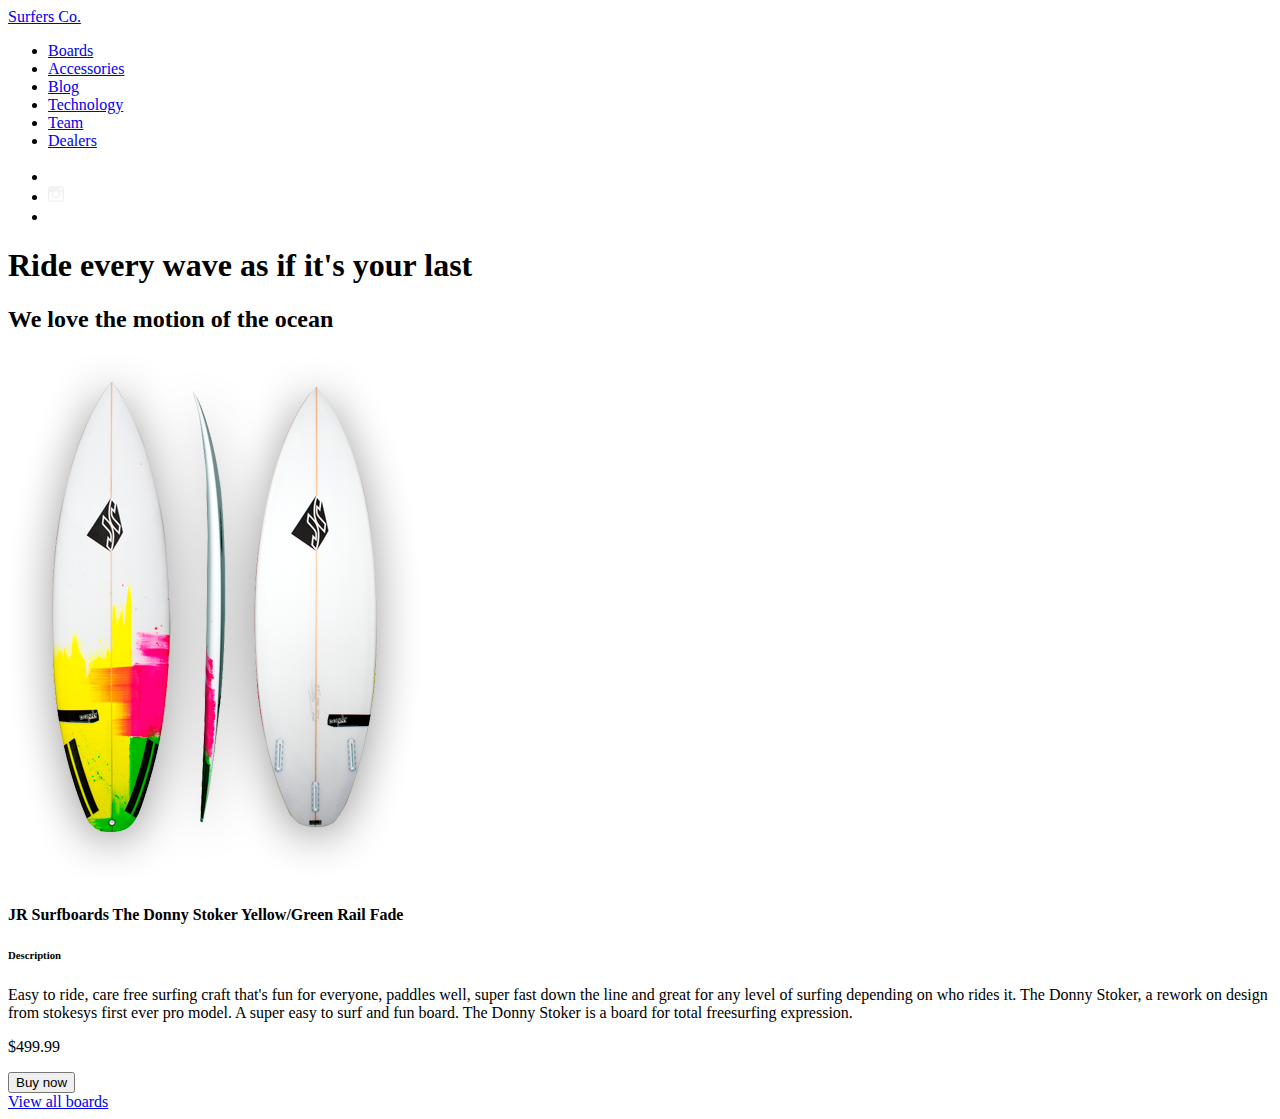
<file: 02_html/example/index.html>
<!DOCTYPE html>
<html lang="en">
    <head>
        <meta charset="utf-8" />
        <title>HTML Document</title>
    </head>
    <body>

        <header class="header">
            <div class="header__logo">
                <a href="#">Surfers Co.</a>
            </div>

            <nav class="menu">
                <ul>
                    <li class="menu__item">
                        <a href="#boards">Boards</a>
                    </li>
                    <li class="menu__item">
                        <a href="#accessories">Accessories</a>
                    </li>
                    <li class="menu__item">
                        <a href="#blog">Blog</a>
                    </li>
                    <li class="menu__item">
                        <a href="#technology">Technology</a>
                    </li>
                    <li class="menu__item">
                        <a href="#team">Team</a>
                    </li>
                    <li class="menu__item">
                        <a href="#dealers">Dealers</a>
                    </li>
                </ul>
            </nav>

            <ul class="social-networks">
                <li class="social-networks__item">
                    <a href="#">
                        <img src="./assets/img/fb.png" alt="social network">
                    </a>
                </li>
                <li class="social-networks__item">
                    <a href="#">
                        <img src="./assets/img/inst.png" alt="social network">
                    </a>
                </li>
                <li class="social-networks__item">
                    <a href="mailto:mail@mail.com">
                        <img src="./assets/img/email.png" alt="social network">
                    </a>
                </li>
            </ul>
        </header>
        
        <main>
            <article class="main-section">
                <div class="wrapper">
                    <h1 class="main-section__title">
                        Ride every wave as if it's your last
                    </h1>
                    <h2 class="main-section__subtitle">
                        We love the motion of the ocean
                    </h2>
                </div>
                <div class="product-card">
                    <img src="./assets/img/board.png" alt="image" class="product-card__image">
                    <h4 class="product-card__title">
                        JR Surfboards The Donny Stoker Yellow/Green Rail Fade
                    </h4>
                    <div class="product-card__rating"></div>
                    <h6 class="product-card__description-title">Description</h6>
                    <p class="product-card__description-content">
                        Easy to ride, care free surfing craft that's fun for everyone, paddles well, super fast down the line and great for any level of surfing depending on who rides it. The Donny Stoker, a rework on design from stokesys first ever pro model. A super easy to surf and fun board. The Donny Stoker is a board for total freesurfing expression.
                    </p>
                    <div class="price">
                        <p class="price__content">$499.99</p>
                        <button class="price__button">Buy now</button>
                    </div>
                    <a href="#" class="product-card__button_view-all">View all boards</a>
                </div>
            </article>
        </main>
        
    </body>
</html>
</file>
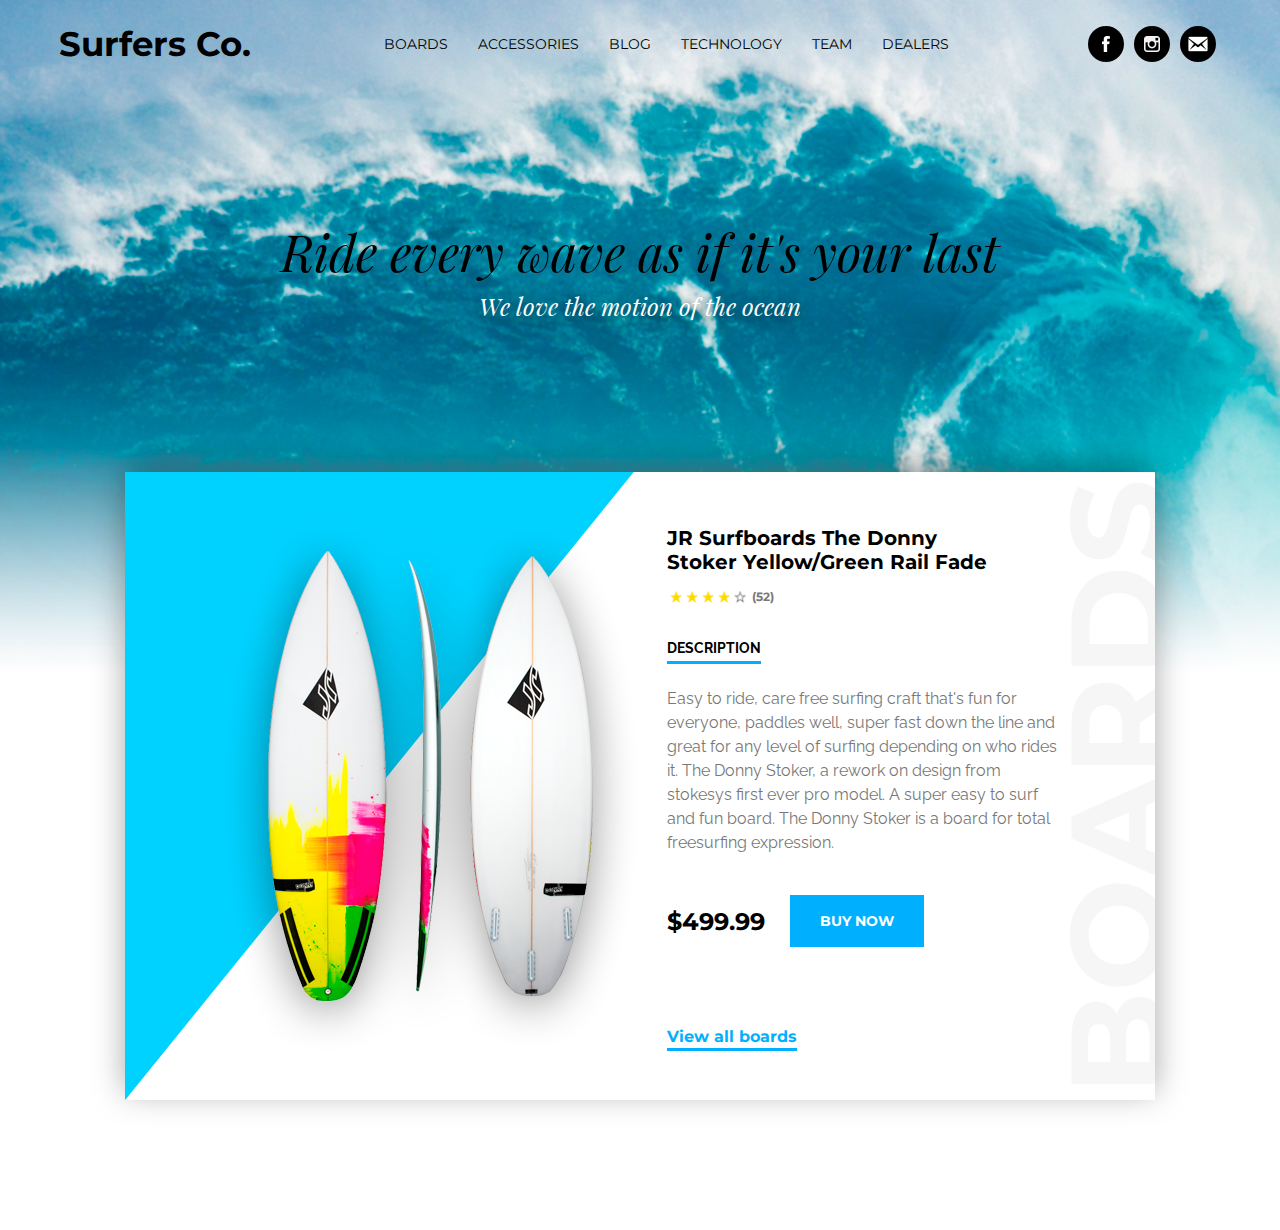
<file: 03_css/example/index.html>
<!DOCTYPE html>
<html lang="en">
    <head>
        <meta charset="utf-8" />
        <link href="https://fonts.googleapis.com/css?family=Montserrat:400,700&display=swap" rel="stylesheet">
        <link href="https://fonts.googleapis.com/css?family=Raleway:400,700&display=swap" rel="stylesheet">
        <link rel="stylesheet" href="./css/reset.css">
        <link rel="stylesheet" href="./css/fonts.css">
        <link rel="stylesheet" href="./css/header.css">
        <link rel="stylesheet" href="./css/main-section.css">
        <title>HTML Document</title>
    </head>
    <body>

        <div class="main-content-wrap">
            <header class="header">
                <div class="header__logo">
                    <a href="#">Surfers Co.</a>
                </div>
    
                <nav class="menu">
                    <ul>
                        <li class="menu__item">
                            <a class="menu__link" href="#boards">Boards</a>
                        </li>
                        <li class="menu__item">
                            <a class="menu__link" href="#accessories">Accessories</a>
                        </li>
                        <li class="menu__item">
                            <a class="menu__link" href="#blog">Blog</a>
                        </li>
                        <li class="menu__item">
                            <a class="menu__link" href="#technology">Technology</a>
                        </li>
                        <li class="menu__item">
                            <a class="menu__link" href="#team">Team</a>
                        </li>
                        <li class="menu__item">
                            <a class="menu__link" href="#dealers">Dealers</a>
                        </li>
                    </ul>
                </nav>
    
                <ul class="social-networks">
                    <li class="social-networks__item">
                        <a class="social-networks__link" href="#">
                            <img src="./assets/img/fb.png" alt="social network">
                        </a>
                    </li>
                    <li class="social-networks__item">
                        <a class="social-networks__link" href="#">
                            <img src="./assets/img/inst.png" alt="social network">
                        </a>
                    </li>
                    <li class="social-networks__item">
                        <a class="social-networks__link" href="mailto:mail@mail.com">
                            <img src="./assets/img/email.png" alt="social network">
                        </a>
                    </li>
                </ul>
            </header>
            
            <main>
                <article class="main-section">
                    <div class="wrapper">
                        <h1 class="main-section__title">
                            Ride every wave as if it's your last
                        </h1>
                        <h2 class="main-section__subtitle">
                            We love the motion of the ocean
                        </h2>
                    </div>
                    <div class="product-card">
                        <img src="./assets/img/board.png" alt="image" class="product-card__image">
                        <div class="product-card__description">
                            <h4 class="product-card__title">
                                JR Surfboards The Donny Stoker Yellow/Green Rail Fade
                            </h4>
                            <div class="product-card__rating rating">
                                <ul class="rating__stars-wrap">
                                    <li class="rating__star active"></li>
                                    <li class="rating__star active"></li>
                                    <li class="rating__star active"></li>
                                    <li class="rating__star active"></li>
                                    <li class="rating__star"></li>
                                </ul>
                                <p class="rating__number">(52)</p>
                            </div>
                            <h6 class="product-card__description-title">Description</h6>
                            <p class="product-card__description-content">
                                Easy to ride, care free surfing craft that's fun for everyone, paddles well, super fast down the line and great for any level of surfing depending on who rides it. The Donny Stoker, a rework on design from stokesys first ever pro model. A super easy to surf and fun board. The Donny Stoker is a board for total freesurfing expression.
                            </p>
                            <div class="price">
                                <p class="price__content">$499.99</p>
                                <button class="price__button">Buy now</button>
                            </div>
                            <a href="#" class="product-card__button_view-all">View all boards</a>
                        </div>
                    </div>
                </article>
            </main>
        </div>
        
    </body>
</html>
</file>
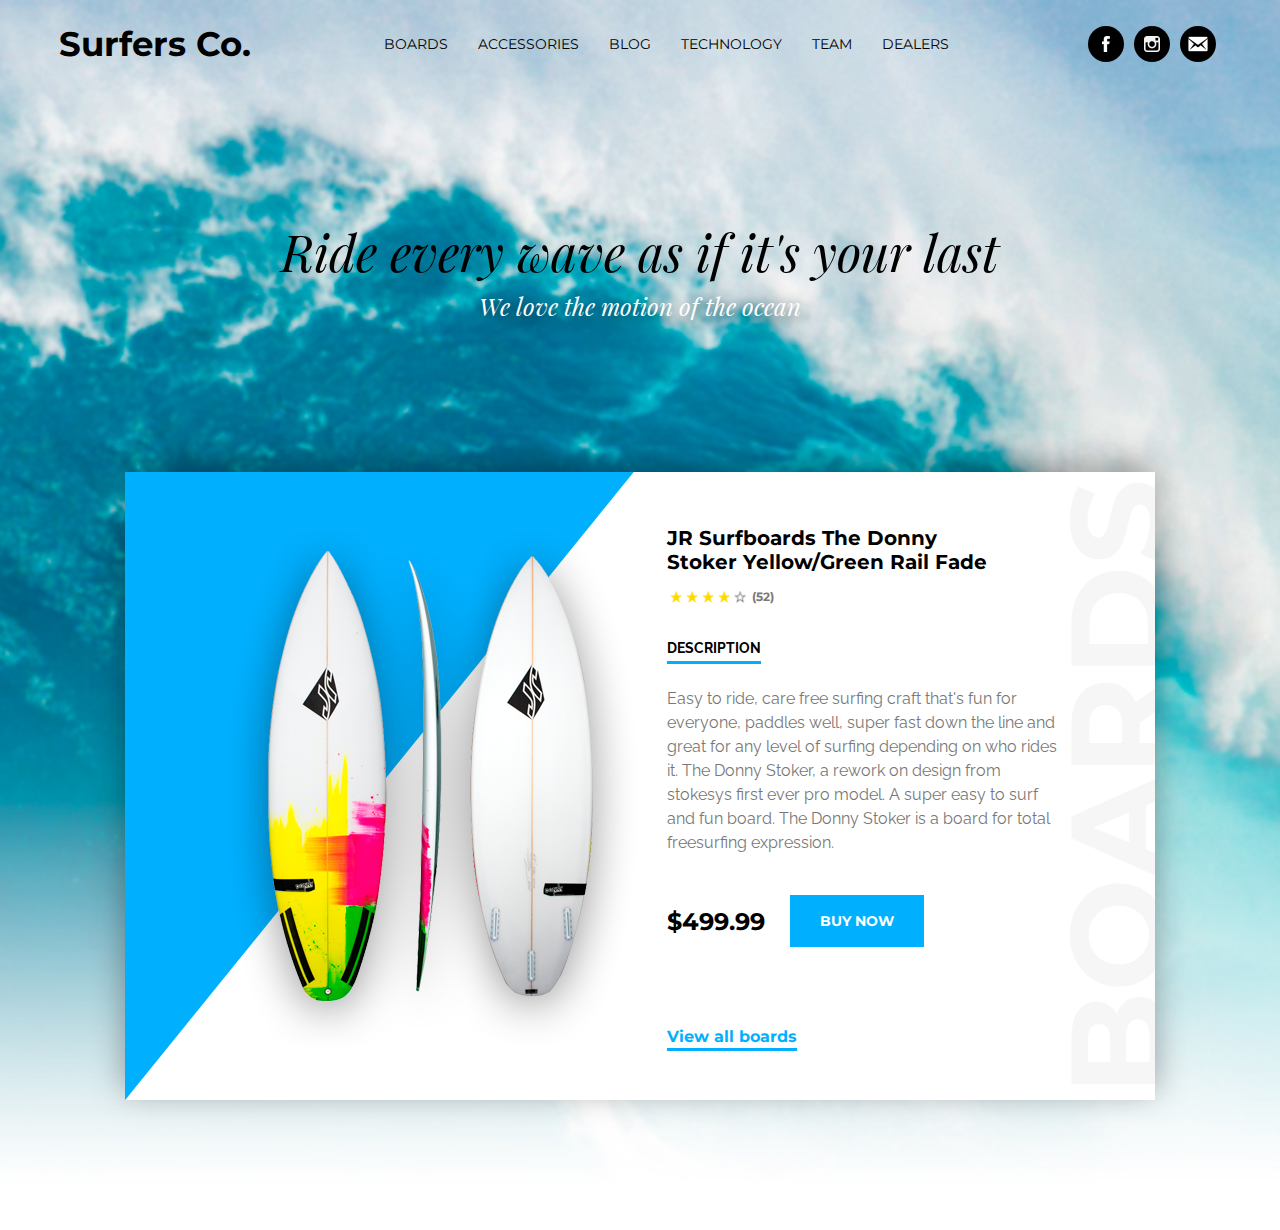
<file: 04_responsive/example/index.html>
<!DOCTYPE html>
<html lang="en">
    <head>
        <meta charset="utf-8" />
        <meta name="viewport" content="width=device-width, initial-scale=1.0">
        <link href="https://fonts.googleapis.com/css?family=Montserrat:400,700&display=swap" rel="stylesheet">
        <link href="https://fonts.googleapis.com/css?family=Raleway:400,700&display=swap" rel="stylesheet">
        <link rel="stylesheet" href="./css/main.css">
        <title>HTML Document</title>
    </head>
    <body>

        <div class="main-content-wrap">
            <header class="header">
                <div class="header__logo">
                    <a href="#">Surfers Co.</a>
                </div>
    
                <nav class="menu">
                    <ul>
                        <li class="menu__item">
                            <a class="menu__link" href="#boards">Boards</a>
                        </li>
                        <li class="menu__item">
                            <a class="menu__link" href="#accessories">Accessories</a>
                        </li>
                        <li class="menu__item">
                            <a class="menu__link" href="#blog">Blog</a>
                        </li>
                        <li class="menu__item">
                            <a class="menu__link" href="#technology">Technology</a>
                        </li>
                        <li class="menu__item">
                            <a class="menu__link" href="#team">Team</a>
                        </li>
                        <li class="menu__item">
                            <a class="menu__link" href="#dealers">Dealers</a>
                        </li>
                    </ul>
                </nav>
    
                <ul class="social-networks">
                    <li class="social-networks__item">
                        <a class="social-networks__link" href="#">
                            <img src="./assets/img/fb.png" alt="social network">
                        </a>
                    </li>
                    <li class="social-networks__item">
                        <a class="social-networks__link" href="#">
                            <img src="./assets/img/inst.png" alt="social network">
                        </a>
                    </li>
                    <li class="social-networks__item">
                        <a class="social-networks__link" href="mailto:mail@mail.com">
                            <img src="./assets/img/email.png" alt="social network">
                        </a>
                    </li>
                </ul>

                <div class="hamburger">
                    <div class="hamburger__item"></div>
                </div>
            </header>
            
            <main>
                <article class="main-section">
                    <div class="wrapper">
                        <h1 class="main-section__title">
                            Ride every wave as if it's your last
                        </h1>
                        <h2 class="main-section__subtitle">
                            We love the motion of the ocean
                        </h2>
                    </div>
                    <div class="product-card">
                        <img src="./assets/img/board.png" alt="image" class="product-card__image">
                        <div class="product-card__description">
                            <h4 class="product-card__title">
                                JR Surfboards The Donny Stoker Yellow/Green Rail Fade
                            </h4>
                            <div class="product-card__rating rating">
                                <ul class="rating__stars-wrap">
                                    <li class="rating__star active"></li>
                                    <li class="rating__star active"></li>
                                    <li class="rating__star active"></li>
                                    <li class="rating__star active"></li>
                                    <li class="rating__star"></li>
                                </ul>
                                <p class="rating__number">(52)</p>
                            </div>
                            <h6 class="product-card__description-title">Description</h6>
                            <p class="product-card__description-content">
                                Easy to ride, care free surfing craft that's fun for everyone, paddles well, super fast down the line and great for any level of surfing depending on who rides it. The Donny Stoker, a rework on design from stokesys first ever pro model. A super easy to surf and fun board. The Donny Stoker is a board for total freesurfing expression.
                            </p>
                            <div class="price">
                                <p class="price__content">$499.99</p>
                                <button class="price__button">Buy now</button>
                            </div>
                            <a href="#" class="product-card__button_view-all">View all boards</a>
                        </div>
                    </div>
                </article>
            </main>
        </div>
        
    </body>
</html>
</file>
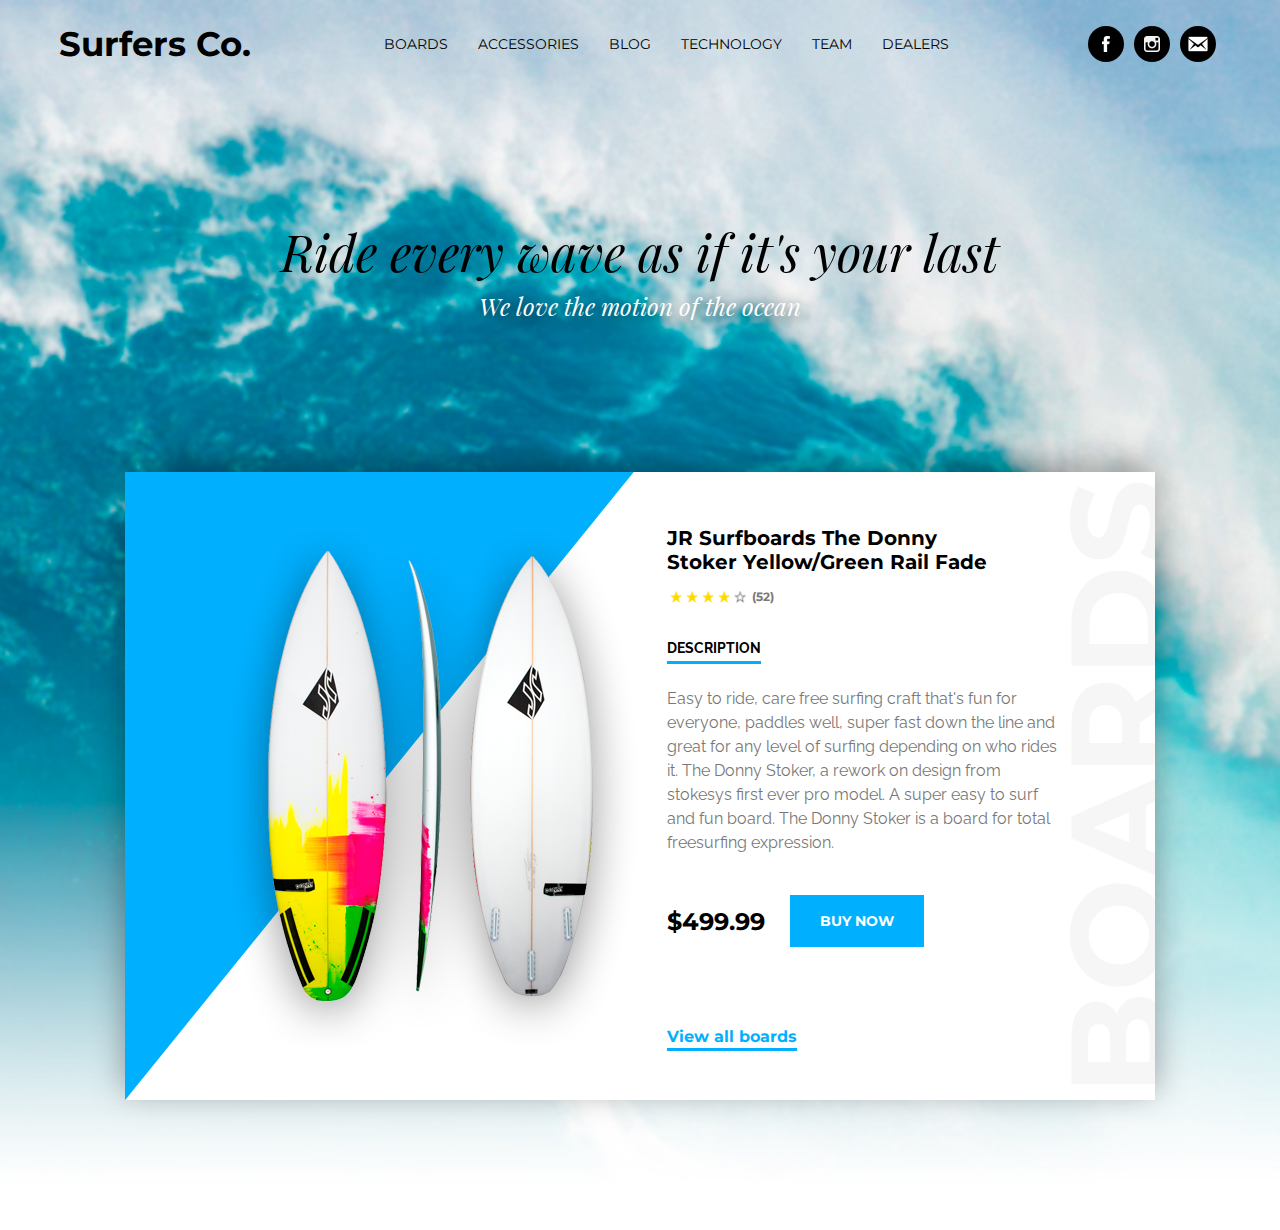
<file: 05_javascript/example/index.html>
<!DOCTYPE html>
<html lang="en">
    <head>
        <meta charset="utf-8" />
        <meta name="viewport" content="width=device-width, initial-scale=1.0">
        <link href="https://fonts.googleapis.com/css?family=Montserrat:400,700&display=swap" rel="stylesheet">
        <link href="https://fonts.googleapis.com/css?family=Raleway:400,700&display=swap" rel="stylesheet">
        <link rel="stylesheet" href="./css/main.css">
        <title>HTML Document</title>
    </head>
    <body>

        <div class="main-content-wrap">
            <header class="header">
                <div class="header__logo">
                    <a href="#">Surfers Co.</a>
                </div>
    
                <nav class="menu">
                    <ul>
                        <li class="menu__item">
                            <a class="menu__link" href="#boards">Boards</a>
                        </li>
                        <li class="menu__item">
                            <a class="menu__link" href="#accessories">Accessories</a>
                        </li>
                        <li class="menu__item">
                            <a class="menu__link" href="#blog">Blog</a>
                        </li>
                        <li class="menu__item">
                            <a class="menu__link" href="#technology">Technology</a>
                        </li>
                        <li class="menu__item">
                            <a class="menu__link" href="#team">Team</a>
                        </li>
                        <li class="menu__item">
                            <a class="menu__link" href="#dealers">Dealers</a>
                        </li>
                    </ul>
                </nav>
    
                <ul class="social-networks">
                    <li class="social-networks__item">
                        <a class="social-networks__link" href="#">
                            <img src="./assets/img/fb.png" alt="social network">
                        </a>
                    </li>
                    <li class="social-networks__item">
                        <a class="social-networks__link" href="#">
                            <img src="./assets/img/inst.png" alt="social network">
                        </a>
                    </li>
                    <li class="social-networks__item">
                        <a class="social-networks__link" href="mailto:mail@mail.com">
                            <img src="./assets/img/email.png" alt="social network">
                        </a>
                    </li>
                </ul>

                <div class="hamburger">
                    <div class="hamburger__item"></div>
                    <div class="hamburger__item"></div>
                    <div class="hamburger__item"></div>
                </div>
            </header>
            
            <main>
                <article class="main-section">
                    <div class="wrapper">
                        <h1 class="main-section__title">
                            Ride every wave as if it's your last
                        </h1>
                        <h2 class="main-section__subtitle">
                            We love the motion of the ocean
                        </h2>
                    </div>
                    <div class="product-card">
                        <img src="./assets/img/board.png" alt="image" class="product-card__image">
                        <div class="product-card__description">
                            <h4 class="product-card__title">
                                JR Surfboards The Donny Stoker Yellow/Green Rail Fade
                            </h4>
                            <div class="product-card__rating rating">
                                <ul class="rating__stars-wrap">
                                    <li class="rating__star active"></li>
                                    <li class="rating__star active"></li>
                                    <li class="rating__star active"></li>
                                    <li class="rating__star active"></li>
                                    <li class="rating__star"></li>
                                </ul>
                                <p class="rating__number">(52)</p>
                            </div>
                            <h6 class="product-card__description-title">Description</h6>
                            <p class="product-card__description-content">
                                Easy to ride, care free surfing craft that's fun for everyone, paddles well, super fast down the line and great for any level of surfing depending on who rides it. The Donny Stoker, a rework on design from stokesys first ever pro model. A super easy to surf and fun board. The Donny Stoker is a board for total freesurfing expression.
                            </p>
                            <div class="price">
                                <p class="price__content">$499.99</p>
                                <button class="price__button">Buy now</button>
                            </div>
                            <a href="#" class="product-card__button_view-all">View all boards</a>
                        </div>
                    </div>
                </article>
            </main>
        </div>
        
        <script src="./js/main.js" type="module"></script>
        
    </body>
</html>
</file>
<file: 03_css/example/css/fonts.css>
@font-face {
    font-family: 'Playfair Display';
    src: url('./../assets/fonts/playfairdisplayitalic.woff2') format('woff2'), url('./../assets/fonts/playfairdisplayitalic.woff') format('woff'), url('./../assets/fonts/playfairdisplayitalic.ttf') format('truetype');
}
</file>
<file: 03_css/example/css/header.css>
.header__logo a {
    /* название шрифта */
    font-family: 'Montserrat', sans-serif;
    /* насыщенность шрифта */
    font-weight: bold;
    /* размер шрифта */
    font-size: 34px;
}

.header,
.header .menu ul,
.header .social-networks {
    display: flex;
}

.header .menu .menu__link {
    font-family: 'Montserrat', sans-serif;
    font-size: 14px;
    /* текст в верхнем регистре */
    text-transform: uppercase;
    /* внутренний отступ (первое число – отступ с верхнего края и нижнего, второе – с правого и левого) */
    padding: 7px 10px;
    /* внешний отступ (со значениями логика такая же) */
    margin: 0 5px;
    /* анимация свойств которые будут меняться */
    transition: 300ms;
}

.header .menu .menu__link:hover {
    color: #fff;
    background-color: #00b0ff;
}

.header .social-networks .social-networks__link {
    width: 36px;
    height: 36px;
    background-color: #000;
    /* задаем данное отображение чтобы мы могли выравнивать содержимое контейнера при помощи флексбоксов */
    display: flex;
    /* выравниваем по горизонтали по центру */
    justify-content: center;
    /* выравниваем по вертикали по центру */
    align-items: center;
    margin: 0 5px;
    /* задаем скругление углов */
    border-radius: 50px;
}

.header {
    align-items: center;
    justify-content: space-around;
    padding: 10px 0;
}
</file>
<file: 03_css/example/css/main-section.css>
.main-content-wrap {
    background-image: url(./../assets/img/wave-bg.jpg);
    /* по умолчанию картинка дублируется и если вы этого не хотите – прописывайте это свойство */
    background-repeat: no-repeat;
}

.main-section .main-section__title,
.main-section .main-section__subtitle {
    font-family: 'Playfair Display';
    font-weight: 400;
    font-style: italic;
    /* выравнивание текста по центру */
    text-align: center;
}

.main-section {
    padding: 130px 0;
}

.main-section .main-section__title {
    font-size: 50px;
    margin-bottom: 5px;
}

.main-section .main-section__subtitle {
    font-size: 24px;
    color: #ffffff;
    /* тень текста */
    text-shadow: 0px 3px 15px rgba(0, 0, 0, 0.64);
    margin-bottom: 150px;
}

.main-section .product-card {
    display: flex;
    align-items: center;
    background-color: #fff;
    width: 1030px;
    /* выравнивание блока по центру по горизонтали */
    margin: 0 auto;
}

.main-section .product-card .product-card__image {
    margin-right: 30px;
}

.main-section .product-card .product-card__title {
    font-family: 'Montserrat', sans-serif;
    font-weight: bold;
    font-size: 20px;
    /* ширина задается для переноса текста на следующую строку */
    width: 340px;
}

.main-section .product-card .rating {
    display: flex;
    align-items: center;
    margin-bottom: 20px;
}

.main-section .product-card .rating .rating__stars-wrap {
    display: flex;
    margin-right: 5px;
}

.main-section .product-card .rating .rating__number {
    font-family: 'Montserrat', sans-serif;
    font-weight: bold;
    font-size: 12px;
    color: #787878;
}

.main-section .product-card .rating .rating__star {
    background-image: url(./../assets/img/star-inactive.png);
    background-size: contain;
    background-position: center;
    background-repeat: no-repeat;
    width: 13px;
    height: 13px;
    margin-left: 3px;
}

.main-section .product-card .rating .rating__star.active {
    background-image: url(./../assets/img/star-active.png);
}

.main-section .product-card .product-card__description-title {
    font-family: 'Raleway', sans-serif;
    font-weight: bold;
    font-size: 14px;
    /* свойство, которое делает все буквы заглавными */
    text-transform: uppercase;
    position: relative;
    display: inline;
}

.main-section .product-card .product-card__description-title:after {
    content: '';
    width: 100%;
    height: 3px;
    position: absolute;
    left: 0;
    bottom: -8px;
    background-color: #00b0ff;
}

.main-section .product-card .product-card__description-content {
    font-family: 'Raleway', sans-serif;
    font-weight: 400;
    font-size: 16px;
    color: #787878;
    /* высота строки */
    line-height: 24px;
    width: 390px;
    margin-top: 30px;
    margin-bottom: 40px;
}

.main-section .product-card .price {
    display: flex;
    align-items: center;
    margin-bottom: 80px;
}

.main-section .product-card .price__content {
    font-family: 'Montserrat', sans-serif;
    font-weight: bold;
    font-size: 24px;
    margin-right: 25px;
}

.main-section .product-card .price__button {
    font-family: 'Montserrat', sans-serif;
    font-weight: bold;
    font-size: 14px;
    text-transform: uppercase;
    color: #fff;
    background-color: #00b0ff;
    padding: 17px 30px;
    /* меняет внешний вид курсора при наведении на кнопку */
    cursor: pointer;
}

.main-section .product-card .product-card__button_view-all {
    font-family: 'Montserrat', sans-serif;
    font-size: 16px;
    font-weight: bold;
    color: #00b0ff;
    position: relative;
}

.main-section .product-card .product-card__button_view-all:after {
    content: '';
    width: 100%;
    height: 3px;
    position: absolute;
    left: 0;
    bottom: -5px;
    background-color: #00b0ff;
}

.main-section .product-card {
    padding: 50px 0;
    box-sizing: border-box;
    justify-content: center;
    position: relative;
    /* скрывает элементы выходящие за пределы данного блока */
    overflow: hidden;
    /* управляет элементом по оси z (чем больше значение относительно других элементов, тем данный элемент будет выше) */
    z-index: 2;
    /* тень для блока */
    box-shadow: 0px -8px 30px 0px rgba(0, 0, 0, 0.34);
}

/* треугольник */
.main-section .product-card:before {
    content: '';
    position: absolute;
    top: -374px;
    left: -165px;
    /* поворот блока (значение указывается в градусах) */
    transform: rotate(39deg);
    width: 0;
    height: 0;
    /* границы блока для каждой стороны */
    border-top: 500px solid transparent;
    border-right: 500px solid #00d2ff;
    border-bottom: 500px solid transparent;
    z-index: -2;
}

/* слово Boards */
.main-section .product-card:after {
    content: 'Boards';
    text-transform: uppercase;
    transform: rotate(-90deg);
    position: absolute;
    right: -270px;
    font-family: 'Montserrat', sans-serif;
    font-size: 135px;
    font-weight: bold;
    /* прозрачность */
    opacity: 0.03;
}
</file>
<file: 04_responsive/example/css/main.css>
body{margin:0}a{color:#000;text-decoration:none}li{list-style-type:none}ul{padding:0}h1,h2,h3,h4,h5,h6,p{margin:0}button{border:0}@font-face{font-family:'Playfair Display';src:url("./../assets/fonts/playfairdisplayitalic.woff2") format("woff2"),url("./../assets/fonts/playfairdisplayitalic.woff") format("woff"),url("./../assets/fonts/playfairdisplayitalic.ttf") format("truetype")}.header__logo a{font-family:'Montserrat', sans-serif;font-weight:bold;font-size:34px}.header,.header .menu ul,.header .social-networks{display:-webkit-box;display:-ms-flexbox;display:flex}.header .menu .menu__link{font-family:'Montserrat', sans-serif;font-size:14px;text-transform:uppercase;padding:7px 10px;margin:0 5px;-webkit-transition:300ms;transition:300ms}.header .menu .menu__link:hover{color:#fff;background-color:#00b0ff}.header .social-networks .social-networks__link{width:36px;height:36px;background-color:#000;display:-webkit-box;display:-ms-flexbox;display:flex;-webkit-box-pack:center;-ms-flex-pack:center;justify-content:center;-webkit-box-align:center;-ms-flex-align:center;align-items:center;margin:0 5px;border-radius:50px}.header{-webkit-box-align:center;-ms-flex-align:center;align-items:center;-ms-flex-pack:distribute;justify-content:space-around;padding:10px 0}.header .hamburger{width:30px;height:15px;cursor:pointer;display:none;-webkit-box-pack:center;-ms-flex-pack:center;justify-content:center;-webkit-box-align:center;-ms-flex-align:center;align-items:center;position:relative}.header .hamburger__item,.header .hamburger__item:after,.header .hamburger__item:before{width:100%;border-bottom:2px solid #000}.header .hamburger__item:after,.header .hamburger__item:before{content:'';position:absolute}.header .hamburger__item:after{top:0}.header .hamburger__item:before{bottom:0}.main-content-wrap{background-image:url(./../assets/img/wave-bg.jpg);background-repeat:no-repeat;background-size:cover;background-position:center}.main-section .main-section__title,.main-section .main-section__subtitle{font-family:'Playfair Display';font-weight:400;font-style:italic;text-align:center}.main-section{padding:130px 0}.main-section .main-section__title{font-size:50px;margin-bottom:5px}.main-section .main-section__subtitle{font-size:24px;color:#fff;text-shadow:0px 3px 15px rgba(0,0,0,0.64);margin-bottom:150px}.main-section .product-card{display:-webkit-box;display:-ms-flexbox;display:flex;-webkit-box-align:center;-ms-flex-align:center;align-items:center;background-color:#fff;width:1030px;margin:0 auto}.main-section .product-card .product-card__image{margin-right:30px}.main-section .product-card .product-card__title{font-family:'Montserrat', sans-serif;font-weight:bold;font-size:20px;width:340px}.main-section .product-card .rating{display:-webkit-box;display:-ms-flexbox;display:flex;-webkit-box-align:center;-ms-flex-align:center;align-items:center;margin-bottom:20px}.main-section .product-card .rating .rating__stars-wrap{display:-webkit-box;display:-ms-flexbox;display:flex;margin-right:5px}.main-section .product-card .rating .rating__number{font-family:'Montserrat', sans-serif;font-weight:bold;font-size:12px;color:#787878}.main-section .product-card .rating .rating__star{background-image:url(./../assets/img/star-inactive.png);background-size:contain;background-position:center;background-repeat:no-repeat;width:13px;height:13px;margin-left:3px}.main-section .product-card .rating .rating__star.active{background-image:url(./../assets/img/star-active.png)}.main-section .product-card .product-card__description-title{font-family:'Raleway', sans-serif;font-weight:bold;font-size:14px;text-transform:uppercase;position:relative;display:inline}.main-section .product-card .product-card__description-title:after{content:'';width:100%;height:3px;position:absolute;left:0;bottom:-8px;background-color:#00b0ff}.main-section .product-card .product-card__description-content{font-family:'Raleway', sans-serif;font-weight:400;font-size:16px;color:#787878;line-height:24px;width:390px;margin-top:30px;margin-bottom:40px}.main-section .product-card .price{display:-webkit-box;display:-ms-flexbox;display:flex;-webkit-box-align:center;-ms-flex-align:center;align-items:center;margin-bottom:80px}.main-section .product-card .price__content{font-family:'Montserrat', sans-serif;font-weight:bold;font-size:24px;margin-right:25px}.main-section .product-card .price__button{font-family:'Montserrat', sans-serif;font-weight:bold;font-size:14px;text-transform:uppercase;color:#fff;background-color:#00b0ff;padding:17px 30px;cursor:pointer}.main-section .product-card .product-card__button_view-all{font-family:'Montserrat', sans-serif;font-size:16px;font-weight:bold;color:#00b0ff;position:relative}.main-section .product-card .product-card__button_view-all:after{content:'';width:100%;height:3px;position:absolute;left:0;bottom:-5px;background-color:#00b0ff}.main-section .product-card{padding:50px 0;-webkit-box-sizing:border-box;box-sizing:border-box;-webkit-box-pack:center;-ms-flex-pack:center;justify-content:center;position:relative;overflow:hidden;z-index:2;-webkit-box-shadow:0px -8px 30px 0px rgba(0,0,0,0.34);box-shadow:0px -8px 30px 0px rgba(0,0,0,0.34)}.main-section .product-card:before{content:'';position:absolute;top:-374px;left:-165px;-webkit-transform:rotate(39deg);transform:rotate(39deg);width:0;height:0;border-top:500px solid transparent;border-right:500px solid #00b0ff;border-bottom:500px solid transparent;z-index:-2}.main-section .product-card:after{content:'Boards';text-transform:uppercase;-webkit-transform:rotate(-90deg);transform:rotate(-90deg);position:absolute;right:-270px;font-family:'Montserrat', sans-serif;font-size:135px;font-weight:bold;opacity:0.03}@media (max-width: 1100px){.main-content-wrap .header{padding:10px 5%;-webkit-box-pack:justify;-ms-flex-pack:justify;justify-content:space-between}.main-content-wrap .header .hamburger{display:-webkit-box;display:-ms-flexbox;display:flex}.main-content-wrap .header .menu,.main-content-wrap .header .social-networks{display:none}.main-content-wrap .main-section__title{line-height:50px;margin-bottom:20px}.main-content-wrap .main-section__title,.main-content-wrap .main-section__subtitle{padding:0 5%}.main-content-wrap .main-section .product-card{padding:40px;width:95%}.main-content-wrap .main-section .product-card__title,.main-content-wrap .main-section .product-card__description-content{width:auto}.main-content-wrap .main-section .product-card__image{display:none}.main-content-wrap .main-section .product-card .price{margin-bottom:50px}}@media (max-width: 460px){.main-content-wrap .main-section__subtitle{margin-bottom:120px}.main-content-wrap .main-section .product-card .price{margin-bottom:30px}.main-content-wrap .main-section .product-card .price__content{font-size:20px;margin-right:22px}.main-content-wrap .main-section .product-card .price__button{padding:14px 24px;font-size:12px}}
/*# sourceMappingURL=main.css.map */
</file>
<file: 05_javascript/example/css/main.css>
body{margin:0}a{color:#000;text-decoration:none}li{list-style-type:none}ul{padding:0}h1,h2,h3,h4,h5,h6,p{margin:0}button{border:0}@font-face{font-family:'Playfair Display';src:url("./../assets/fonts/playfairdisplayitalic.woff2") format("woff2"),url("./../assets/fonts/playfairdisplayitalic.woff") format("woff"),url("./../assets/fonts/playfairdisplayitalic.ttf") format("truetype")}.header__logo a{font-family:"Montserrat", sans-serif;font-weight:bold;font-size:34px}.header,.header .menu ul,.header .social-networks{display:-webkit-box;display:-ms-flexbox;display:flex}.header .menu .menu__link{font-family:"Montserrat", sans-serif;font-size:14px;text-transform:uppercase;padding:7px 10px;margin:0 5px;-webkit-transition:300ms;transition:300ms}.header .menu .menu__link:hover{color:#fff;background-color:#00b0ff}.header .social-networks .social-networks__link{width:36px;height:36px;background-color:#000;display:-webkit-box;display:-ms-flexbox;display:flex;-webkit-box-pack:center;-ms-flex-pack:center;justify-content:center;-webkit-box-align:center;-ms-flex-align:center;align-items:center;margin:0 5px;border-radius:50px}.header{-webkit-box-align:center;-ms-flex-align:center;align-items:center;-ms-flex-pack:distribute;justify-content:space-around;padding:10px 0}.header .hamburger{width:30px;height:15px;cursor:pointer;display:none;-webkit-box-pack:justify;-ms-flex-pack:justify;justify-content:space-between;-webkit-box-orient:vertical;-webkit-box-direction:normal;-ms-flex-direction:column;flex-direction:column;-webkit-box-align:center;-ms-flex-align:center;align-items:center;position:relative}.header .hamburger.active .hamburger__item:nth-child(2){-webkit-transform:rotate(250deg);transform:rotate(250deg);opacity:0}.header .hamburger.active .hamburger__item:nth-child(1){-webkit-transform:rotate(405deg);transform:rotate(405deg);top:6px}.header .hamburger.active .hamburger__item:nth-child(3){-webkit-transform:rotate(-405deg);transform:rotate(-405deg);top:-6px}.header .hamburger__item:nth-child(1),.header .hamburger__item:nth-child(2),.header .hamburger__item:nth-child(3){width:100%;border-bottom:2px solid #000;-webkit-transition:500ms;transition:500ms;position:relative;top:0}.main-content-wrap{background-image:url(./../assets/img/wave-bg.jpg);background-repeat:no-repeat;background-size:cover;background-position:center}.main-section .main-section__title,.main-section .main-section__subtitle{font-family:'Playfair Display';font-weight:400;font-style:italic;text-align:center}.main-section{padding:130px 0}.main-section .main-section__title{font-size:50px;margin-bottom:5px}.main-section .main-section__subtitle{font-size:24px;color:#fff;text-shadow:0px 3px 15px rgba(0,0,0,0.64);margin-bottom:150px}.main-section .product-card{display:-webkit-box;display:-ms-flexbox;display:flex;-webkit-box-align:center;-ms-flex-align:center;align-items:center;background-color:#fff;width:1030px;margin:0 auto}.main-section .product-card .product-card__image{margin-right:30px}.main-section .product-card .product-card__title{font-family:'Montserrat', sans-serif;font-weight:bold;font-size:20px;width:340px}.main-section .product-card .rating{display:-webkit-box;display:-ms-flexbox;display:flex;-webkit-box-align:center;-ms-flex-align:center;align-items:center;margin-bottom:20px}.main-section .product-card .rating .rating__stars-wrap{display:-webkit-box;display:-ms-flexbox;display:flex;margin-right:5px}.main-section .product-card .rating .rating__number{font-family:'Montserrat', sans-serif;font-weight:bold;font-size:12px;color:#787878}.main-section .product-card .rating .rating__star{background-image:url(./../assets/img/star-inactive.png);background-size:contain;background-position:center;background-repeat:no-repeat;width:13px;height:13px;margin-left:3px}.main-section .product-card .rating .rating__star.active{background-image:url(./../assets/img/star-active.png)}.main-section .product-card .product-card__description-title{font-family:'Raleway', sans-serif;font-weight:bold;font-size:14px;text-transform:uppercase;position:relative;display:inline}.main-section .product-card .product-card__description-title:after{content:'';width:100%;height:3px;position:absolute;left:0;bottom:-8px;background-color:#00b0ff}.main-section .product-card .product-card__description-content{font-family:'Raleway', sans-serif;font-weight:400;font-size:16px;color:#787878;line-height:24px;width:390px;margin-top:30px;margin-bottom:40px}.main-section .product-card .price{display:-webkit-box;display:-ms-flexbox;display:flex;-webkit-box-align:center;-ms-flex-align:center;align-items:center;margin-bottom:80px}.main-section .product-card .price__content{font-family:'Montserrat', sans-serif;font-weight:bold;font-size:24px;margin-right:25px}.main-section .product-card .price__button{font-family:'Montserrat', sans-serif;font-weight:bold;font-size:14px;text-transform:uppercase;color:#fff;background-color:#00b0ff;padding:17px 30px;cursor:pointer}.main-section .product-card .product-card__button_view-all{font-family:'Montserrat', sans-serif;font-size:16px;font-weight:bold;color:#00b0ff;position:relative}.main-section .product-card .product-card__button_view-all:after{content:'';width:100%;height:3px;position:absolute;left:0;bottom:-5px;background-color:#00b0ff}.main-section .product-card{padding:50px 0;-webkit-box-sizing:border-box;box-sizing:border-box;-webkit-box-pack:center;-ms-flex-pack:center;justify-content:center;position:relative;overflow:hidden;z-index:2;-webkit-box-shadow:0px -8px 30px 0px rgba(0,0,0,0.34);box-shadow:0px -8px 30px 0px rgba(0,0,0,0.34)}.main-section .product-card:before{content:'';position:absolute;top:-374px;left:-165px;-webkit-transform:rotate(39deg);transform:rotate(39deg);width:0;height:0;border-top:500px solid transparent;border-right:500px solid #00b0ff;border-bottom:500px solid transparent;z-index:-2}.main-section .product-card:after{content:'Boards';text-transform:uppercase;-webkit-transform:rotate(-90deg);transform:rotate(-90deg);position:absolute;right:-270px;font-family:'Montserrat', sans-serif;font-size:135px;font-weight:bold;opacity:0.03}@media (max-width: 1100px){.main-content-wrap .header{padding:10px 5%;-webkit-box-pack:justify;-ms-flex-pack:justify;justify-content:space-between}.main-content-wrap .header .hamburger{display:-webkit-box;display:-ms-flexbox;display:flex}.main-content-wrap .header .menu,.main-content-wrap .header .social-networks{display:none}.main-content-wrap .main-section__title{line-height:50px;margin-bottom:20px}.main-content-wrap .main-section__title,.main-content-wrap .main-section__subtitle{padding:0 5%}.main-content-wrap .main-section .product-card{padding:40px;width:95%}.main-content-wrap .main-section .product-card__title,.main-content-wrap .main-section .product-card__description-content{width:auto}.main-content-wrap .main-section .product-card__image{display:none}.main-content-wrap .main-section .product-card .price{margin-bottom:50px}}@media (max-width: 460px){.main-content-wrap .main-section__subtitle{margin-bottom:120px}.main-content-wrap .main-section .product-card .price{margin-bottom:30px}.main-content-wrap .main-section .product-card .price__content{font-size:20px;margin-right:22px}.main-content-wrap .main-section .product-card .price__button{padding:14px 24px;font-size:12px}}
/*# sourceMappingURL=main.css.map */
</file>
